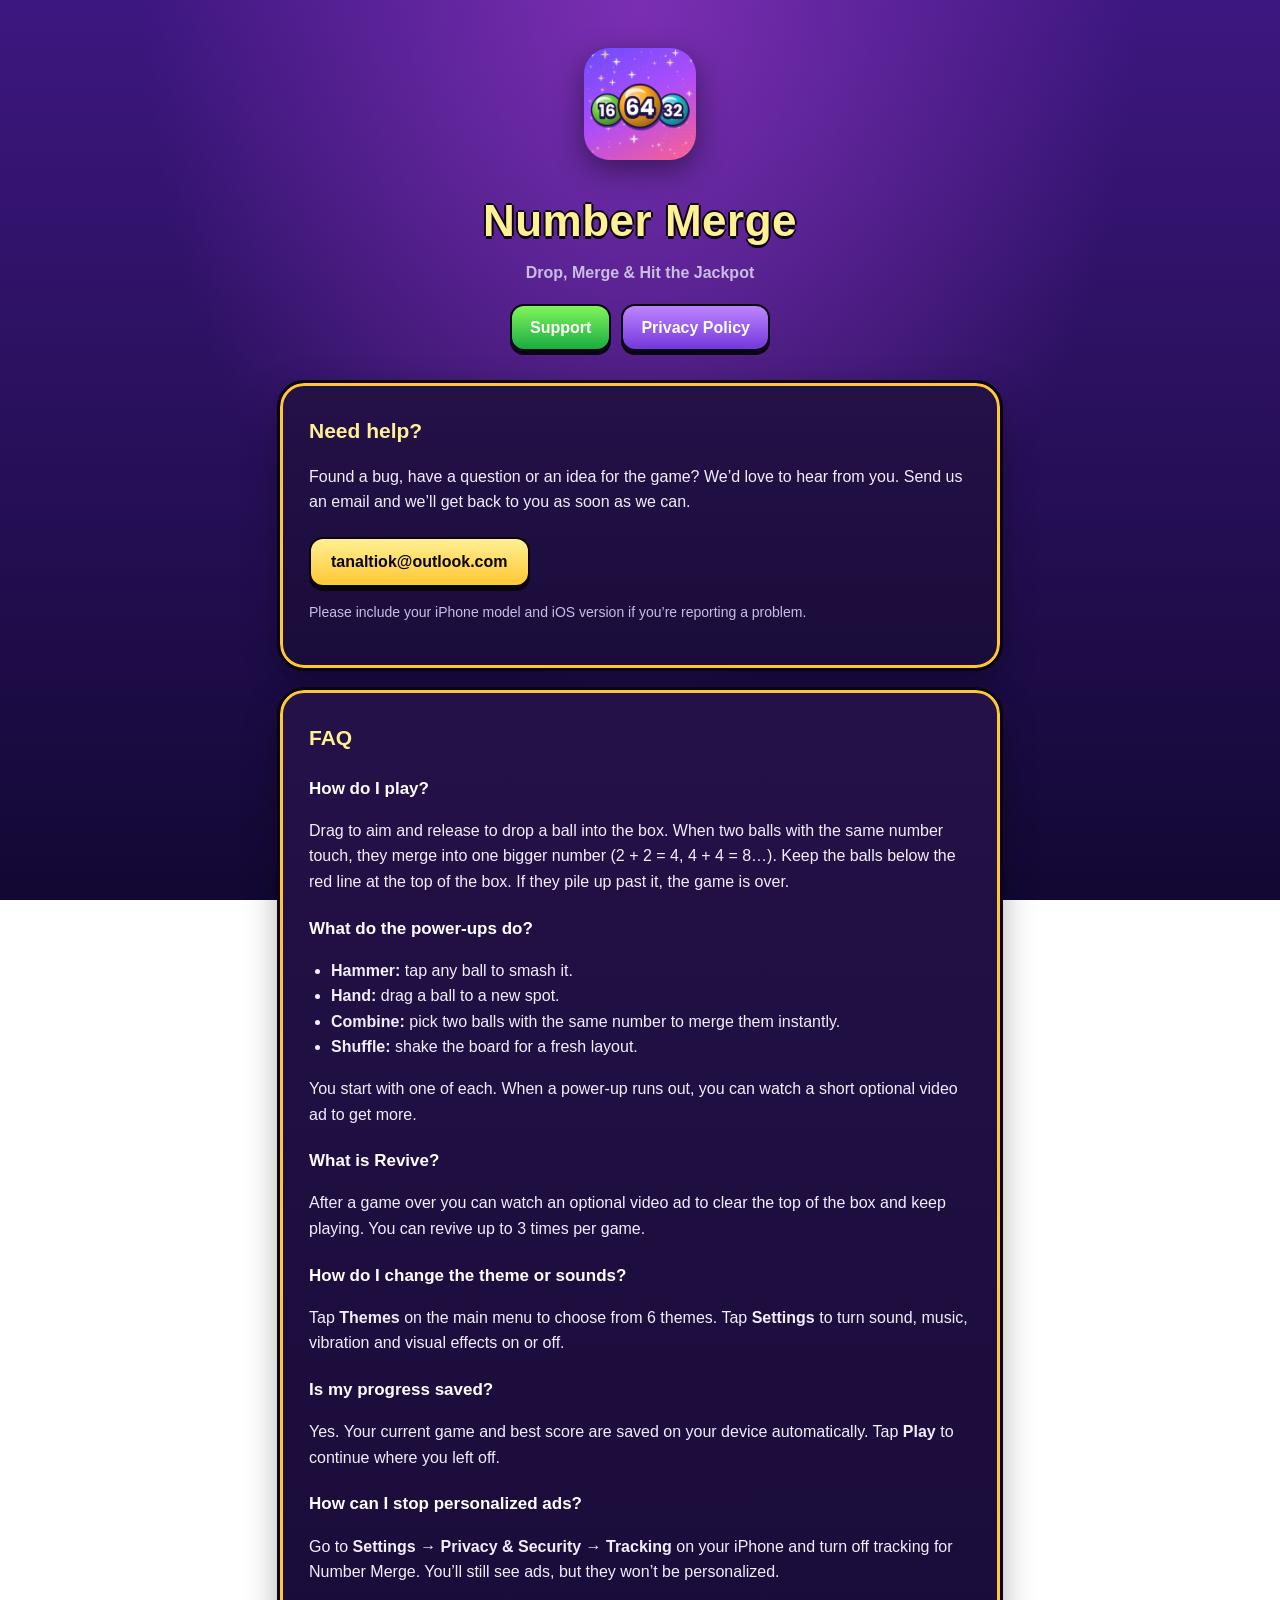
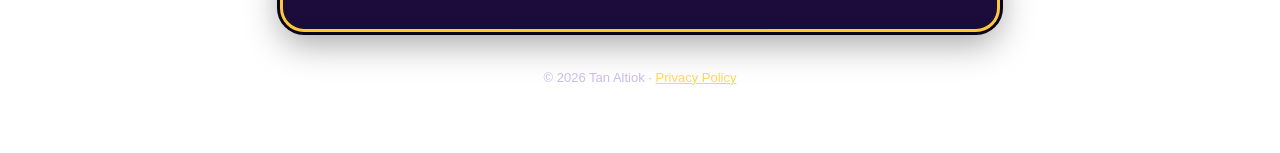
<file: index.html>
<!doctype html>
<html lang="en">
<head>
  <meta charset="utf-8">
  <meta name="viewport" content="width=device-width, initial-scale=1">
  <title>Number Merge – Support</title>
  <meta name="description" content="Support and help for Number Merge, the drop and merge number puzzle game for iPhone.">
  <link rel="icon" href="icon.png">
  <link rel="stylesheet" href="style.css">
</head>
<body>
  <div class="wrap">
    <header>
      <img src="icon.png" alt="Number Merge app icon">
      <h1>Number Merge</h1>
      <p class="tag">Drop, Merge &amp; Hit the Jackpot</p>
      <nav>
        <a class="current" href="index.html">Support</a>
        <a href="privacy.html">Privacy Policy</a>
      </nav>
    </header>

    <section class="card">
      <h2>Need help?</h2>
      <p>Found a bug, have a question or an idea for the game? We’d love to hear from you. Send us an email and we’ll get back to you as soon as we can.</p>
      <a class="contact" href="mailto:tanaltiok@outlook.com">tanaltiok@outlook.com</a>
      <p class="muted">Please include your iPhone model and iOS version if you’re reporting a problem.</p>
    </section>

    <section class="card faq">
      <h2>FAQ</h2>

      <h3>How do I play?</h3>
      <p>Drag to aim and release to drop a ball into the box. When two balls with the same number touch, they merge into one bigger number (2 + 2 = 4, 4 + 4 = 8…). Keep the balls below the red line at the top of the box. If they pile up past it, the game is over.</p>

      <h3>What do the power-ups do?</h3>
      <ul>
        <li><strong>Hammer:</strong> tap any ball to smash it.</li>
        <li><strong>Hand:</strong> drag a ball to a new spot.</li>
        <li><strong>Combine:</strong> pick two balls with the same number to merge them instantly.</li>
        <li><strong>Shuffle:</strong> shake the board for a fresh layout.</li>
      </ul>
      <p>You start with one of each. When a power-up runs out, you can watch a short optional video ad to get more.</p>

      <h3>What is Revive?</h3>
      <p>After a game over you can watch an optional video ad to clear the top of the box and keep playing. You can revive up to 3 times per game.</p>

      <h3>How do I change the theme or sounds?</h3>
      <p>Tap <strong>Themes</strong> on the main menu to choose from 6 themes. Tap <strong>Settings</strong> to turn sound, music, vibration and visual effects on or off.</p>

      <h3>Is my progress saved?</h3>
      <p>Yes. Your current game and best score are saved on your device automatically. Tap <strong>Play</strong> to continue where you left off.</p>

      <h3>How can I stop personalized ads?</h3>
      <p>Go to <strong>Settings → Privacy &amp; Security → Tracking</strong> on your iPhone and turn off tracking for Number Merge. You’ll still see ads, but they won’t be personalized.</p>
    </section>

    <footer>© 2026 Tan Altiok · <a href="privacy.html">Privacy Policy</a></footer>
  </div>
</body>
</html>
</file>
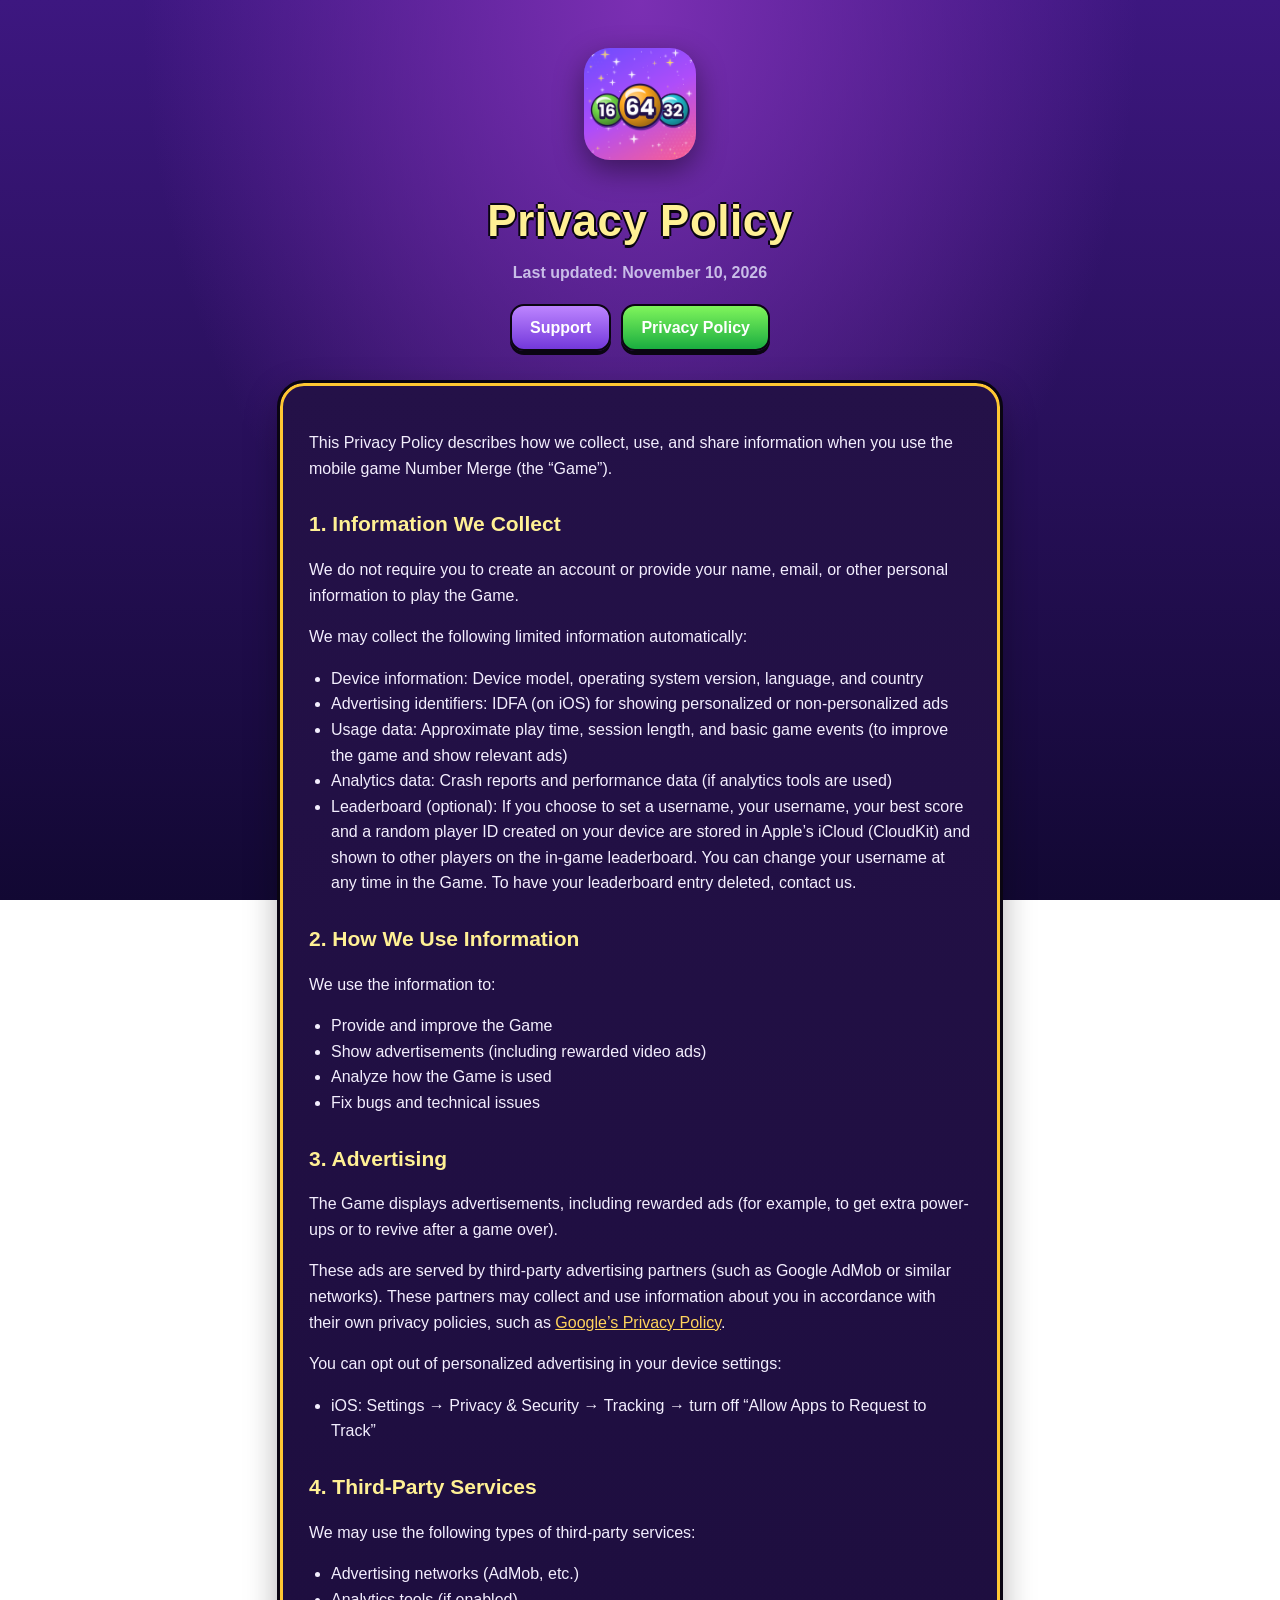
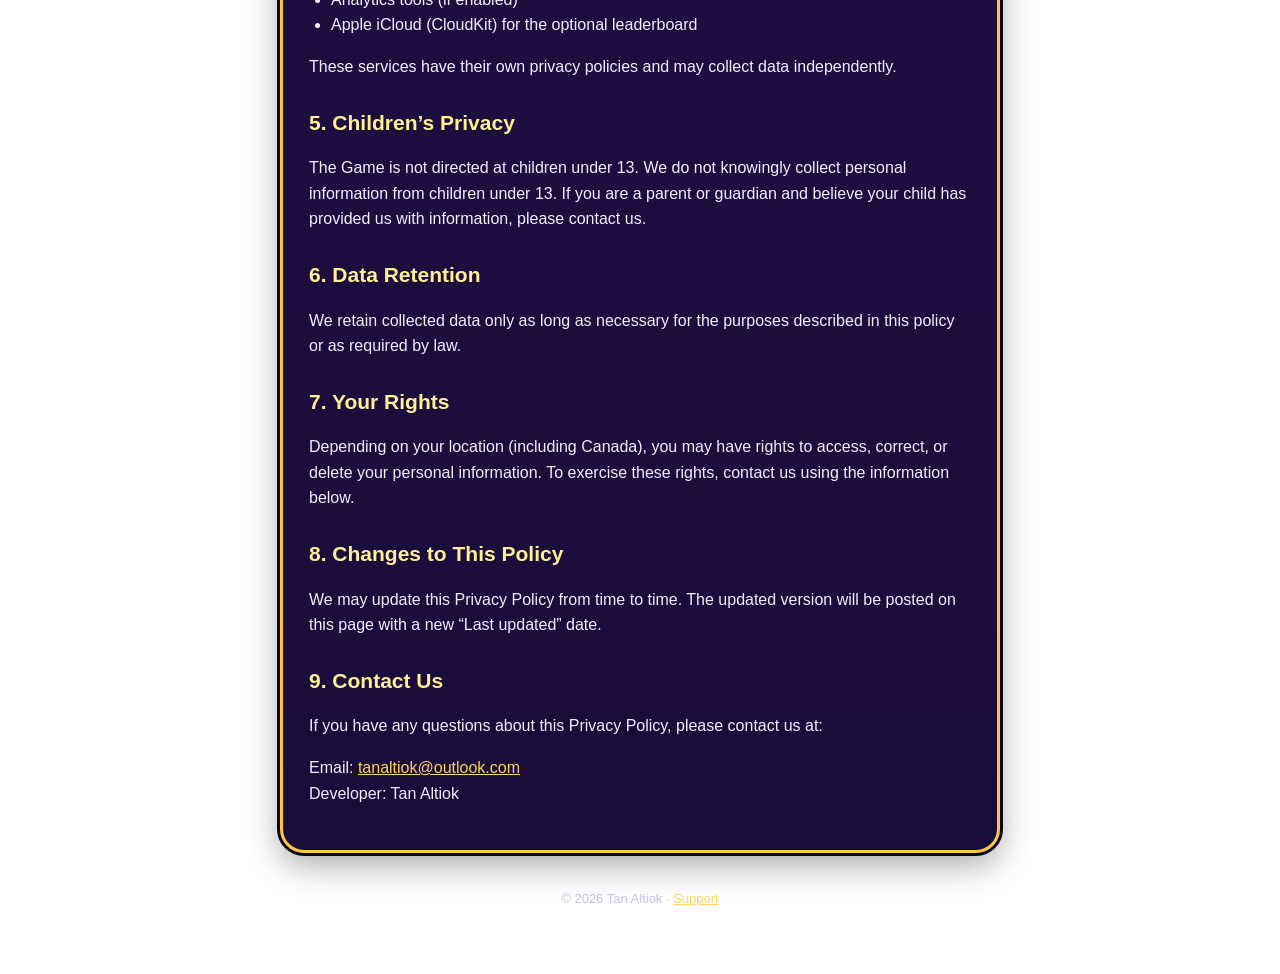
<file: privacy.html>
<!doctype html>
<html lang="en">
<head>
  <meta charset="utf-8">
  <meta name="viewport" content="width=device-width, initial-scale=1">
  <title>Number Merge – Privacy Policy</title>
  <meta name="description" content="Privacy Policy for the Number Merge game.">
  <link rel="icon" href="icon.png">
  <link rel="stylesheet" href="style.css">
</head>
<body>
  <div class="wrap">
    <header>
      <img src="icon.png" alt="Number Merge app icon">
      <h1>Privacy Policy</h1>
      <p class="tag">Last updated: November 10, 2026</p>
      <nav>
        <a href="index.html">Support</a>
        <a class="current" href="privacy.html">Privacy Policy</a>
      </nav>
    </header>

    <section class="card">
      <p>This Privacy Policy describes how we collect, use, and share information when you use the mobile game Number Merge (the “Game”).</p>

      <h2>1. Information We Collect</h2>
      <p>We do not require you to create an account or provide your name, email, or other personal information to play the Game.</p>
      <p>We may collect the following limited information automatically:</p>
      <ul>
        <li>Device information: Device model, operating system version, language, and country</li>
        <li>Advertising identifiers: IDFA (on iOS) for showing personalized or non-personalized ads</li>
        <li>Usage data: Approximate play time, session length, and basic game events (to improve the game and show relevant ads)</li>
        <li>Analytics data: Crash reports and performance data (if analytics tools are used)</li>
        <li>Leaderboard (optional): If you choose to set a username, your username, your best score and a random player ID created on your device are stored in Apple’s iCloud (CloudKit) and shown to other players on the in-game leaderboard. You can change your username at any time in the Game. To have your leaderboard entry deleted, contact us.</li>
      </ul>

      <h2>2. How We Use Information</h2>
      <p>We use the information to:</p>
      <ul>
        <li>Provide and improve the Game</li>
        <li>Show advertisements (including rewarded video ads)</li>
        <li>Analyze how the Game is used</li>
        <li>Fix bugs and technical issues</li>
      </ul>

      <h2>3. Advertising</h2>
      <p>The Game displays advertisements, including rewarded ads (for example, to get extra power-ups or to revive after a game over).</p>
      <p>These ads are served by third-party advertising partners (such as Google AdMob or similar networks). These partners may collect and use information about you in accordance with their own privacy policies, such as <a href="https://policies.google.com/privacy" rel="noopener">Google’s Privacy Policy</a>.</p>
      <p>You can opt out of personalized advertising in your device settings:</p>
      <ul>
        <li>iOS: Settings → Privacy &amp; Security → Tracking → turn off “Allow Apps to Request to Track”</li>
      </ul>

      <h2>4. Third-Party Services</h2>
      <p>We may use the following types of third-party services:</p>
      <ul>
        <li>Advertising networks (AdMob, etc.)</li>
        <li>Analytics tools (if enabled)</li>
        <li>Apple iCloud (CloudKit) for the optional leaderboard</li>
      </ul>
      <p>These services have their own privacy policies and may collect data independently.</p>

      <h2>5. Children’s Privacy</h2>
      <p>The Game is not directed at children under 13. We do not knowingly collect personal information from children under 13. If you are a parent or guardian and believe your child has provided us with information, please contact us.</p>

      <h2>6. Data Retention</h2>
      <p>We retain collected data only as long as necessary for the purposes described in this policy or as required by law.</p>

      <h2>7. Your Rights</h2>
      <p>Depending on your location (including Canada), you may have rights to access, correct, or delete your personal information. To exercise these rights, contact us using the information below.</p>

      <h2>8. Changes to This Policy</h2>
      <p>We may update this Privacy Policy from time to time. The updated version will be posted on this page with a new “Last updated” date.</p>

      <h2>9. Contact Us</h2>
      <p>If you have any questions about this Privacy Policy, please contact us at:</p>
      <p>Email: <a href="mailto:tanaltiok@outlook.com">tanaltiok@outlook.com</a><br>Developer: Tan Altiok</p>
    </section>

    <footer>© 2026 Tan Altiok · <a href="index.html">Support</a></footer>
  </div>
</body>
</html>
</file>
<file: style.css>
:root {
  --bg1: #3d1780; --bg2: #120833; --card: #241148; --card2: #1a0c3a;
  --gold: #ffc733; --gold-light: #fff094; --ink: #0a0512;
  --text: #f3eefe; --muted: #c9bde8; --link: #ffd45c;
}
* { box-sizing: border-box; }
html, body { margin: 0; }
body {
  font-family: "Poppins", -apple-system, BlinkMacSystemFont, "Avenir Next", "Segoe UI", Roboto, sans-serif;
  color: var(--text);
  background: radial-gradient(ellipse at 50% 0%, #7b2fb3 0%, transparent 55%), linear-gradient(180deg, var(--bg1), var(--bg2));
  background-attachment: fixed;
  min-height: 100vh;
  line-height: 1.6;
}
.wrap { max-width: 760px; margin: 0 auto; padding: 48px 20px 64px; }
header { text-align: center; margin-bottom: 32px; }
header img { width: 112px; height: 112px; border-radius: 26px; box-shadow: 0 10px 30px rgba(0,0,0,.45); }
h1 {
  font-weight: 800; font-size: clamp(30px, 6vw, 44px); margin: 18px 0 4px; letter-spacing: .5px;
  color: var(--gold-light);
  text-shadow: 0 3px 0 var(--ink), 2px 0 0 var(--ink), -2px 0 0 var(--ink), 0 -2px 0 var(--ink);
}
.tag { color: var(--muted); margin: 0; font-weight: 600; }
nav { display: flex; gap: 10px; justify-content: center; margin-top: 18px; flex-wrap: wrap; }
nav a {
  text-decoration: none; color: #fff; font-weight: 700; padding: 9px 18px; border-radius: 14px;
  background: linear-gradient(180deg, #bd85ff, #7338db); border: 2.5px solid var(--ink);
  box-shadow: 0 4px 0 var(--ink);
}
nav a.current { background: linear-gradient(180deg, #80f55c, #1aad40); }
.card {
  background: linear-gradient(180deg, var(--card), var(--card2));
  border: 3px solid var(--gold); outline: 3px solid var(--ink);
  border-radius: 24px; padding: 28px 26px; margin-top: 22px;
  box-shadow: 0 12px 34px rgba(0,0,0,.35);
}
h2 { color: var(--gold-light); font-size: 21px; margin: 26px 0 8px; }
h2:first-child { margin-top: 0; }
p, li { color: var(--text); }
ul { padding-left: 22px; }
a { color: var(--link); }
.muted { color: var(--muted); font-size: 14px; }
.faq h3 { margin: 20px 0 4px; font-size: 17px; color: #fff; }
.contact {
  display: inline-block; margin-top: 6px; font-weight: 800; text-decoration: none;
  color: var(--ink); background: linear-gradient(180deg, var(--gold-light), var(--gold));
  padding: 10px 20px; border-radius: 14px; border: 2.5px solid var(--ink); box-shadow: 0 4px 0 var(--ink);
}
footer { text-align: center; margin-top: 36px; color: var(--muted); font-size: 13px; }
</file>
